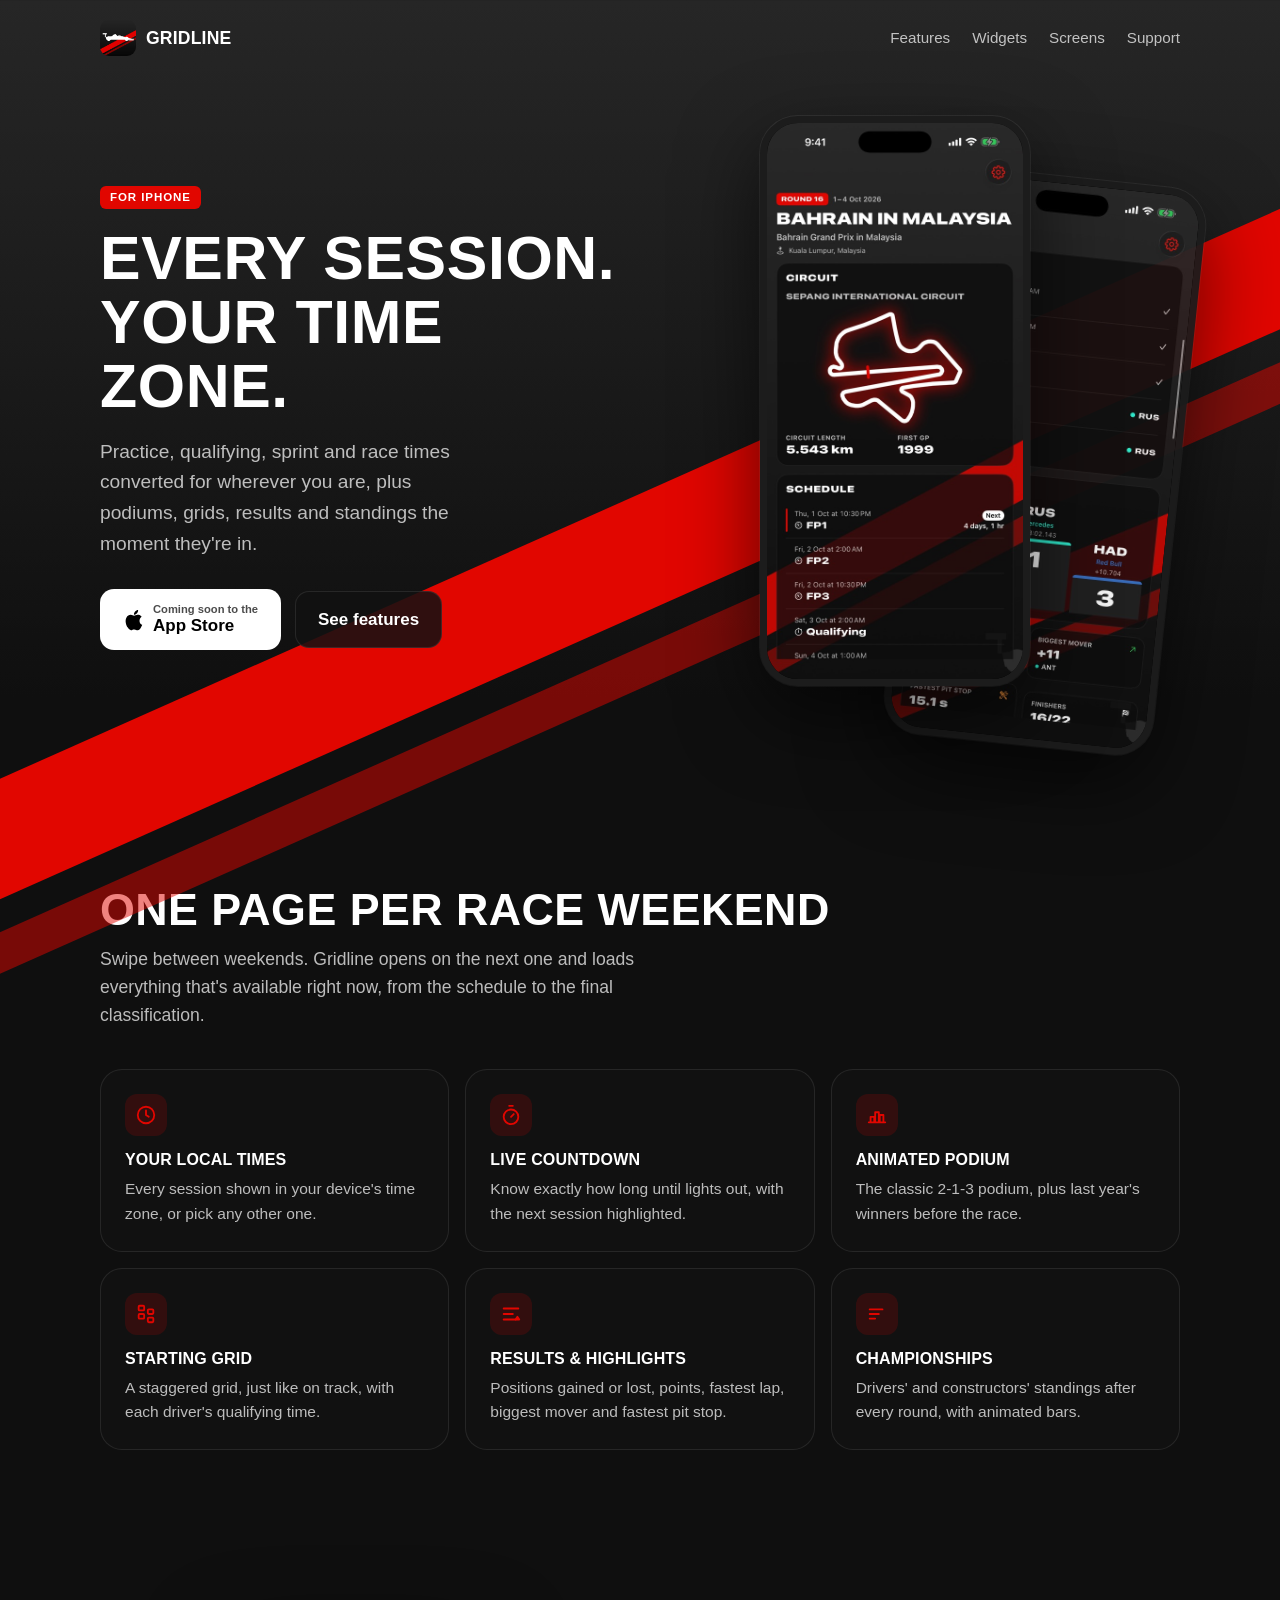
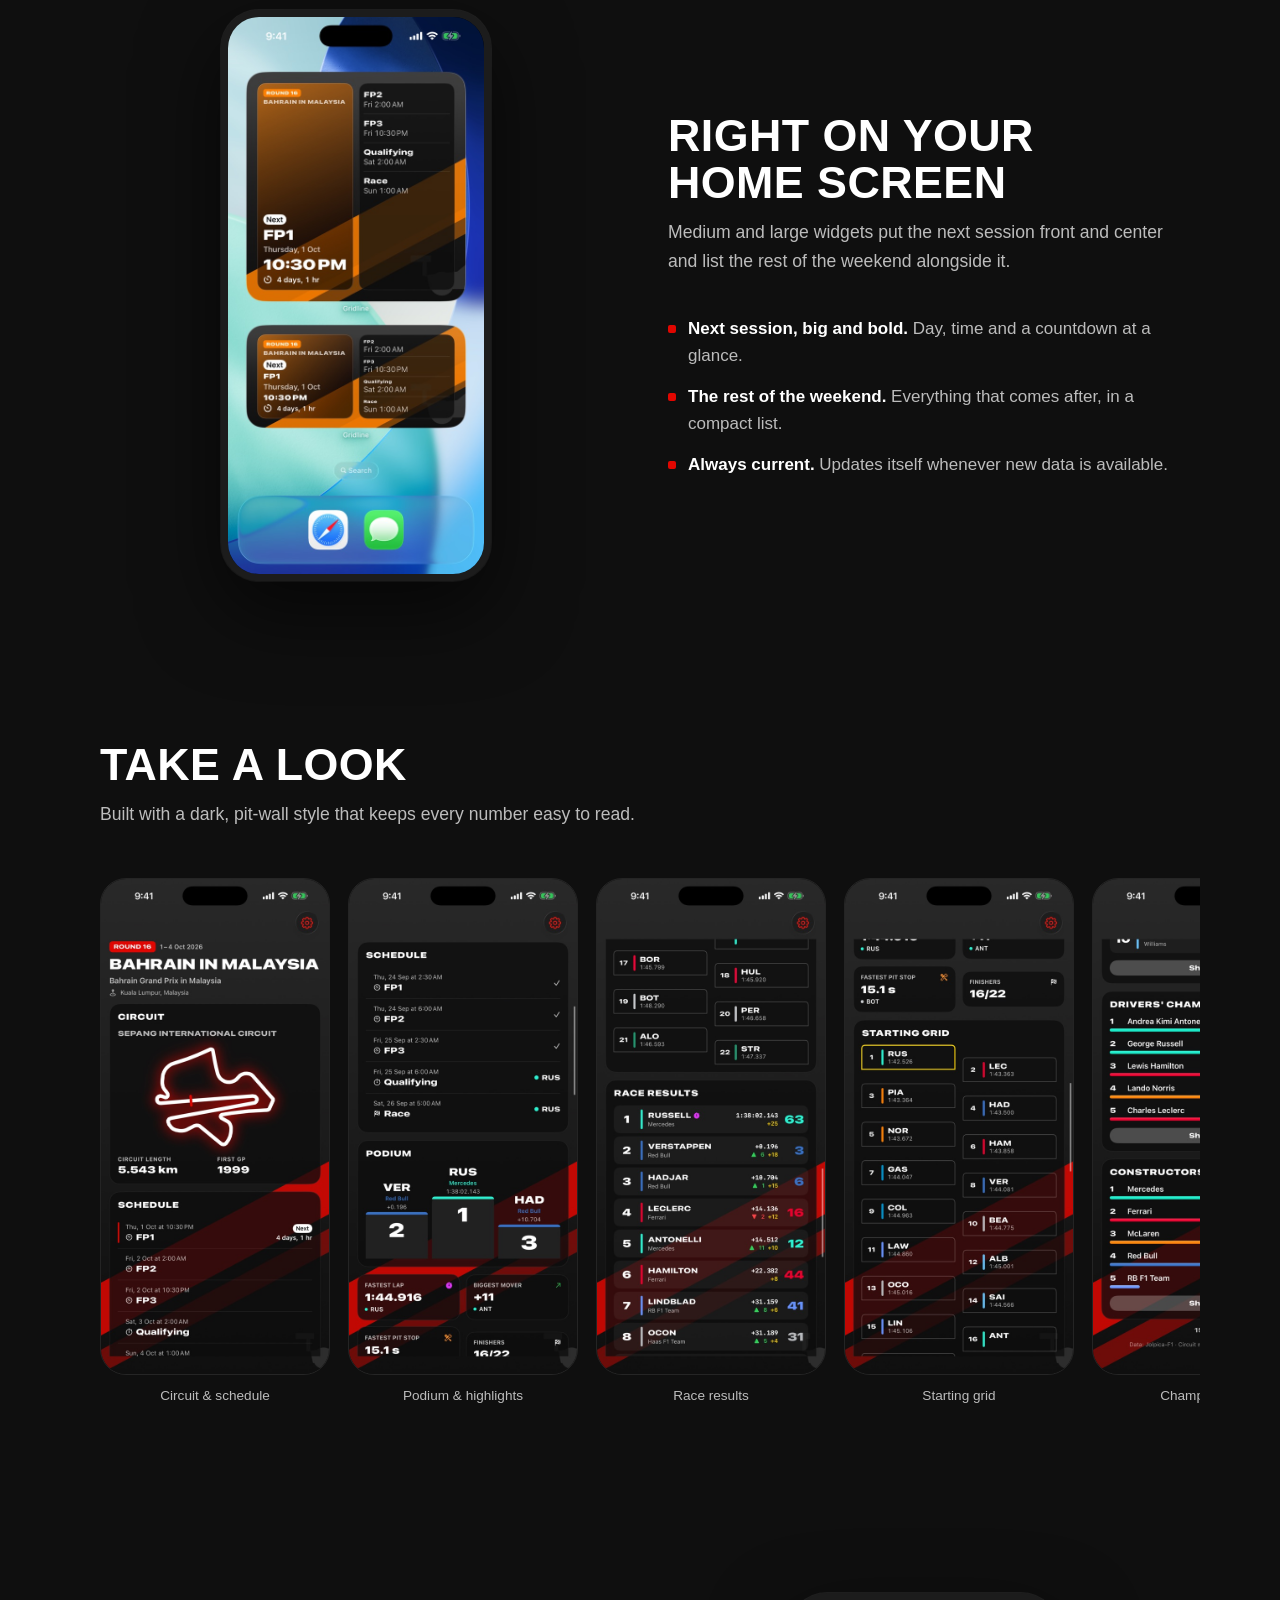
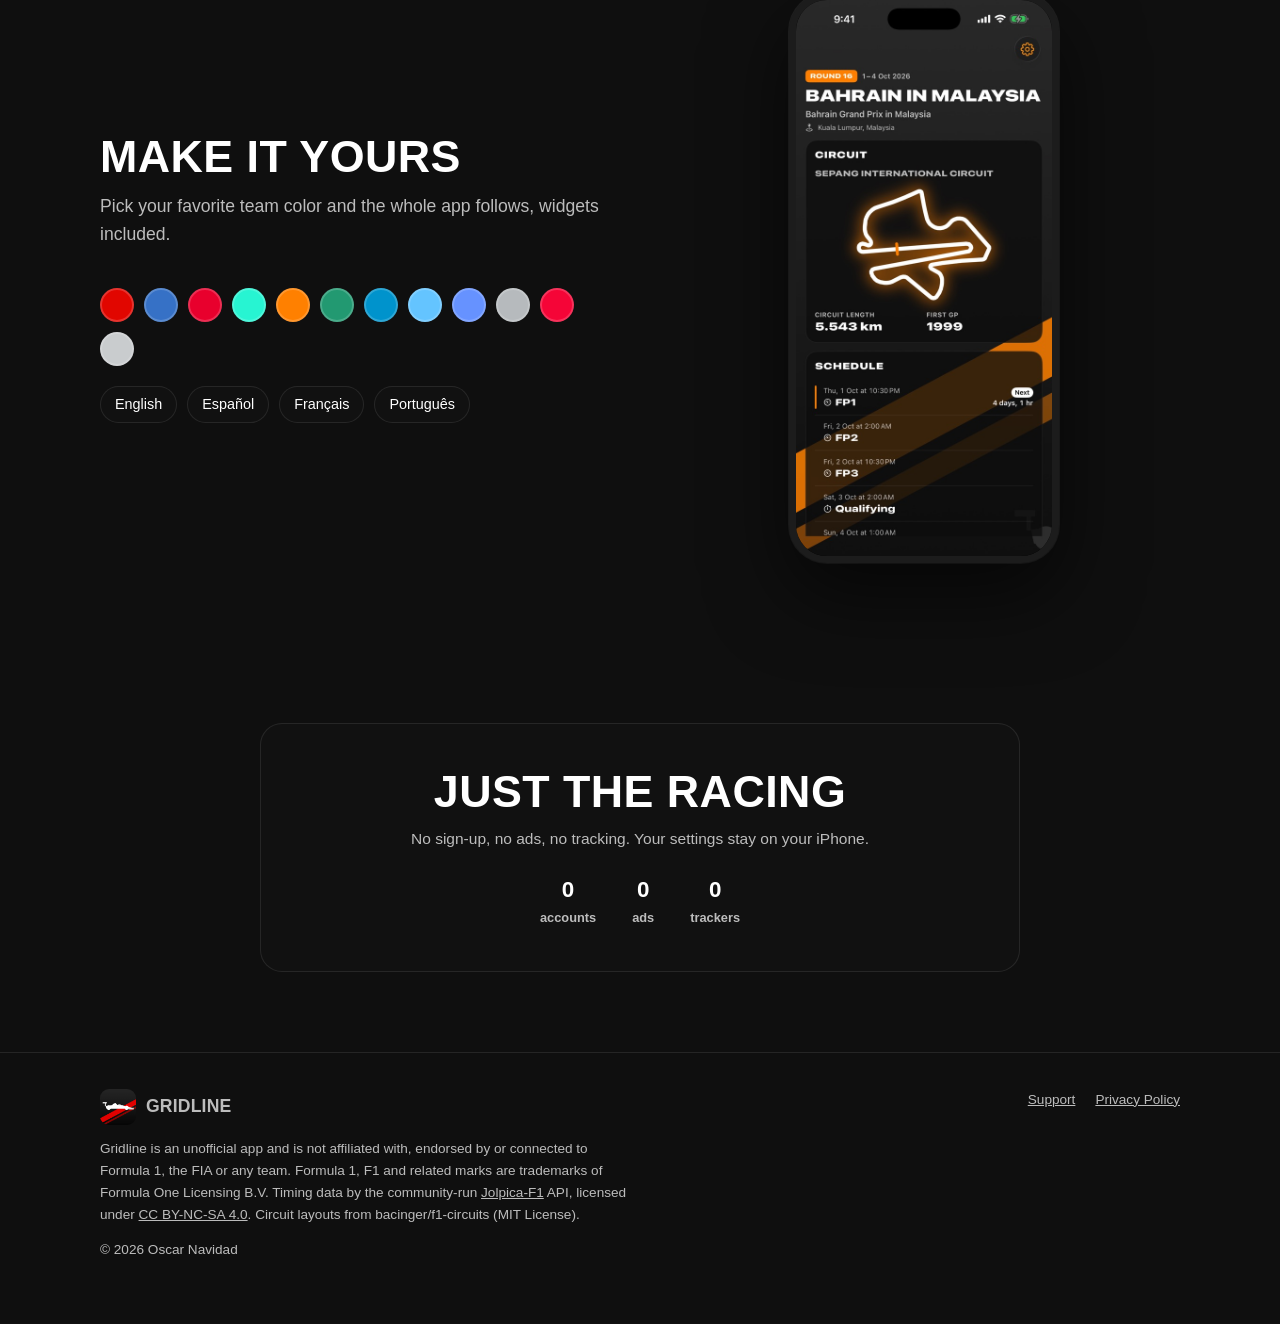
<file: index.html>
<!doctype html>
<html lang="en">
<head>
  <meta charset="utf-8">
  <meta name="viewport" content="width=device-width, initial-scale=1">
  <title>Gridline – Race weekend times &amp; results</title>
  <meta name="description" content="Every practice, qualifying, sprint and race session in your time zone, with podiums, starting grids, results, standings and Home Screen widgets. For iPhone.">
  <meta name="theme-color" content="#0f0f0f">
  <meta property="og:title" content="Gridline – Race weekend times & results">
  <meta property="og:description" content="Every session of the race weekend in your time zone, plus podiums, grids, results and widgets.">
  <meta property="og:image" content="/img/01-circuit-schedule.jpg">
  <meta property="og:type" content="website">
  <link rel="icon" type="image/png" href="/img/favicon.png">
  <link rel="apple-touch-icon" href="/img/icon.png">
  <link rel="stylesheet" href="/landing.css">
</head>
<body>
  <div class="wrap">
    <header class="nav">
      <a class="brand wide" href="/"><img src="/img/icon.png" alt="" width="36" height="36">Gridline</a>
      <nav class="nav-links" aria-label="Main">
        <a href="#features">Features</a>
        <a href="#widgets">Widgets</a>
        <a href="#screens">Screens</a>
        <a class="keep" href="/support/">Support</a>
      </nav>
    </header>
  </div>

  <main>
    <section class="hero">
      <div class="wrap hero-grid">
        <div>
          <span class="badge">For iPhone</span>
          <h1 class="wide">Every session.<br>Your time zone.</h1>
          <p class="lead">Practice, qualifying, sprint and race times converted for wherever you are, plus podiums, grids, results and standings the moment they're in.</p>
          <div class="cta">
            <a class="button primary" href="#screens" aria-label="Coming soon to the App Store">
              <svg width="20" height="24" viewBox="0 0 20 24" aria-hidden="true"><path fill="currentColor" d="M16.5 12.7c0-2.6 2.1-3.8 2.2-3.9-1.2-1.8-3.1-2-3.7-2-1.6-.2-3.1.9-3.9.9-.8 0-2-.9-3.4-.9-1.7 0-3.3 1-4.2 2.6-1.8 3.1-.5 7.7 1.3 10.2.9 1.2 1.9 2.6 3.2 2.6 1.3-.1 1.8-.8 3.3-.8 1.6 0 2 .8 3.4.8 1.4 0 2.3-1.3 3.1-2.5 1-1.4 1.4-2.8 1.4-2.9-.1 0-2.7-1-2.7-4.1zM14 5.2c.7-.9 1.2-2 1.1-3.2-1 0-2.3.7-3 1.6-.7.8-1.3 2-1.1 3.1 1.1.1 2.3-.6 3-1.5z"/></svg>
              <span><small>Coming soon to the</small>App Store</span>
            </a>
            <a class="button ghost" href="#features">See features</a>
          </div>
        </div>
        <div class="phones" aria-hidden="true">
          <div class="phone back"><img src="/img/03-podium-highlights.jpg" alt="" width="543" height="1180"></div>
          <div class="phone front"><img src="/img/01-circuit-schedule.jpg" alt="" width="543" height="1180"></div>
        </div>
      </div>
    </section>

    <section id="features">
      <div class="wrap">
        <h2 class="section-title wide">One page per race weekend</h2>
        <p class="section-lead">Swipe between weekends. Gridline opens on the next one and loads everything that's available right now, from the schedule to the final classification.</p>
        <div class="features">
          <article class="card">
            <div class="icon"><svg viewBox="0 0 24 24"><circle cx="12" cy="12" r="9"/><path d="M12 7v5l3 2"/></svg></div>
            <h3 class="wide">Your local times</h3>
            <p>Every session shown in your device's time zone, or pick any other one.</p>
          </article>
          <article class="card">
            <div class="icon"><svg viewBox="0 0 24 24"><path d="M10 2h4M12 14l3-3"/><circle cx="12" cy="14" r="8"/></svg></div>
            <h3 class="wide">Live countdown</h3>
            <p>Know exactly how long until lights out, with the next session highlighted.</p>
          </article>
          <article class="card">
            <div class="icon"><svg viewBox="0 0 24 24"><path d="M3 20h18M5 20v-6h4v6M10 20V9h4v11M15 20v-8h4v8"/></svg></div>
            <h3 class="wide">Animated podium</h3>
            <p>The classic 2-1-3 podium, plus last year's winners before the race.</p>
          </article>
          <article class="card">
            <div class="icon"><svg viewBox="0 0 24 24"><rect x="4" y="3" width="6" height="5" rx="1"/><rect x="14" y="7" width="6" height="5" rx="1"/><rect x="4" y="12" width="6" height="5" rx="1"/><rect x="14" y="16" width="6" height="5" rx="1"/></svg></div>
            <h3 class="wide">Starting grid</h3>
            <p>A staggered grid, just like on track, with each driver's qualifying time.</p>
          </article>
          <article class="card">
            <div class="icon"><svg viewBox="0 0 24 24"><path d="M4 6h16M4 12h10M4 18h13"/><path d="M19 15l2 3h-4z"/></svg></div>
            <h3 class="wide">Results &amp; highlights</h3>
            <p>Positions gained or lost, points, fastest lap, biggest mover and fastest pit stop.</p>
          </article>
          <article class="card">
            <div class="icon"><svg viewBox="0 0 24 24"><path d="M4 7h14M4 12h10M4 17h6"/></svg></div>
            <h3 class="wide">Championships</h3>
            <p>Drivers' and constructors' standings after every round, with animated bars.</p>
          </article>
        </div>
      </div>
    </section>

    <section id="widgets">
      <div class="wrap split">
        <div class="phone"><img src="/img/02-widgets.jpg" alt="Gridline widgets on the iPhone Home Screen showing the next session with a countdown" width="543" height="1180" loading="lazy"></div>
        <div class="text">
          <h2 class="section-title wide">Right on your Home Screen</h2>
          <p class="section-lead">Medium and large widgets put the next session front and center and list the rest of the weekend alongside it.</p>
          <ul class="checklist">
            <li><span><strong>Next session, big and bold.</strong> Day, time and a countdown at a glance.</span></li>
            <li><span><strong>The rest of the weekend.</strong> Everything that comes after, in a compact list.</span></li>
            <li><span><strong>Always current.</strong> Updates itself whenever new data is available.</span></li>
          </ul>
        </div>
      </div>
    </section>

    <section id="screens">
      <div class="wrap">
        <h2 class="section-title wide">Take a look</h2>
        <p class="section-lead">Built with a dark, pit-wall style that keeps every number easy to read.</p>
        <div class="gallery" tabindex="0" aria-label="App screenshots">
          <figure><img src="/img/01-circuit-schedule.jpg" alt="Circuit layout and weekend schedule" width="543" height="1180" loading="lazy"><figcaption>Circuit &amp; schedule</figcaption></figure>
          <figure><img src="/img/03-podium-highlights.jpg" alt="Session winners, podium and race highlights" width="543" height="1180" loading="lazy"><figcaption>Podium &amp; highlights</figcaption></figure>
          <figure><img src="/img/04-race-results.jpg" alt="Race classification with points and positions gained" width="543" height="1180" loading="lazy"><figcaption>Race results</figcaption></figure>
          <figure><img src="/img/05-starting-grid.jpg" alt="Staggered starting grid with qualifying times" width="543" height="1180" loading="lazy"><figcaption>Starting grid</figcaption></figure>
          <figure><img src="/img/06-championships.jpg" alt="Drivers and constructors championship standings" width="543" height="1180" loading="lazy"><figcaption>Championships</figcaption></figure>
          <figure><img src="/img/07-team-colors.jpg" alt="The app in an orange team color" width="543" height="1180" loading="lazy"><figcaption>Your color</figcaption></figure>
        </div>
      </div>
    </section>

    <section id="personalize">
      <div class="wrap split">
        <div class="text">
          <h2 class="section-title wide">Make it yours</h2>
          <p class="section-lead">Pick your favorite team color and the whole app follows, widgets included.</p>
          <ul class="swatches" aria-label="Available accent colors">
            <li style="background:#e10600"></li><li style="background:#3671c6"></li><li style="background:#e8002d"></li>
            <li style="background:#27f4d2"></li><li style="background:#ff8000"></li><li style="background:#229971"></li>
            <li style="background:#0093cc"></li><li style="background:#64c4ff"></li><li style="background:#6692ff"></li>
            <li style="background:#b6babd"></li><li style="background:#f50537"></li><li style="background:#c9ccce"></li>
          </ul>
          <ul class="pills" aria-label="Languages">
            <li>English</li><li>Español</li><li>Français</li><li>Português</li>
          </ul>
        </div>
        <div class="phone"><img src="/img/07-team-colors.jpg" alt="Gridline with an orange accent color" width="543" height="1180" loading="lazy"></div>
      </div>
    </section>

    <section class="privacy">
      <div class="wrap">
        <div class="card">
          <h2 class="section-title wide">Just the racing</h2>
          <p class="section-lead" style="margin: 0 auto;">No sign-up, no ads, no tracking. Your settings stay on your iPhone.</p>
          <div class="stats">
            <div>0<span>accounts</span></div>
            <div>0<span>ads</span></div>
            <div>0<span>trackers</span></div>
          </div>
        </div>
      </div>
    </section>
  </main>

  <footer>
    <div class="wrap">
      <div class="row">
        <a class="brand wide" href="/"><img src="/img/icon.png" alt="" width="36" height="36">Gridline</a>
        <nav aria-label="Footer">
          <a href="/support/">Support</a>
          <a href="/privacy/">Privacy Policy</a>
        </nav>
      </div>
      <p>Gridline is an unofficial app and is not affiliated with, endorsed by or connected to Formula 1, the FIA or any team. Formula 1, F1 and related marks are trademarks of Formula One Licensing B.V. Timing data by the community-run <a href="https://github.com/jolpica/jolpica-f1">Jolpica-F1</a> API, licensed under <a href="https://creativecommons.org/licenses/by-nc-sa/4.0/">CC BY-NC-SA 4.0</a>. Circuit layouts from bacinger/f1-circuits (MIT License).</p>
      <p>© 2026 Oscar Navidad</p>
    </div>
  </footer>
</body>
</html>
</file>
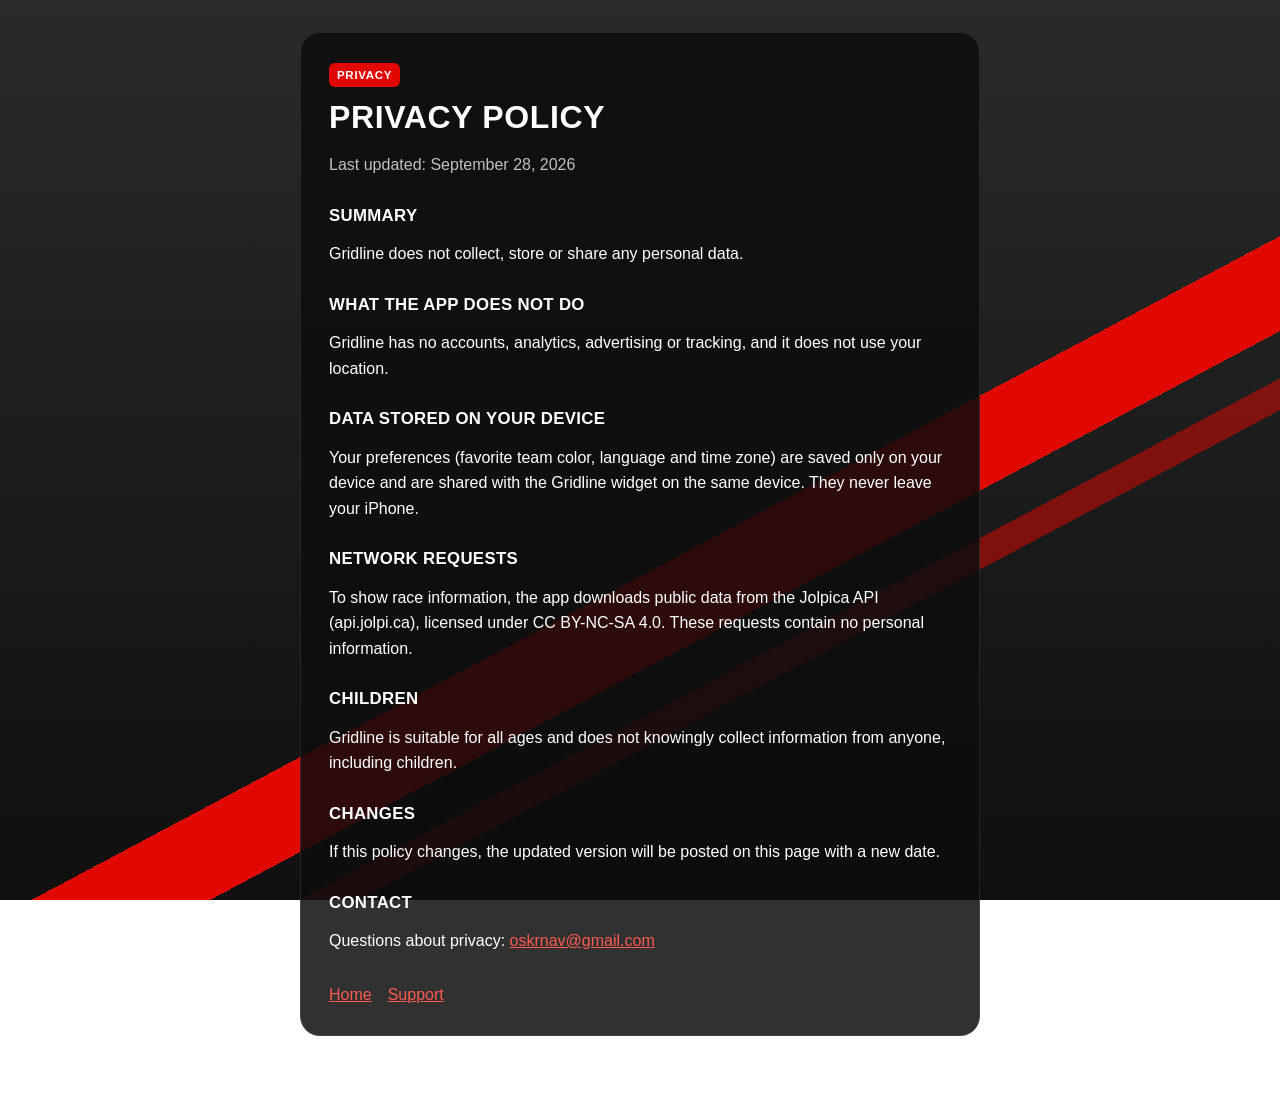
<file: privacy/index.html>
<!doctype html>
<html lang="en">
<head>
  <meta charset="utf-8">
  <meta name="viewport" content="width=device-width, initial-scale=1">
  <title>Gridline Privacy Policy</title>
  <meta name="description" content="Gridline does not collect any personal data.">
  <link rel="icon" type="image/png" href="/img/favicon.png">
  <link rel="stylesheet" href="/style.css">
</head>
<body>
  <main>
    <span class="badge">Privacy</span>
    <h1>Privacy Policy</h1>
    <p class="dim">Last updated: September 28, 2026</p>

    <h2>Summary</h2>
    <p>Gridline does not collect, store or share any personal data.</p>

    <h2>What the app does not do</h2>
    <p>Gridline has no accounts, analytics, advertising or tracking, and it does not use your location.</p>

    <h2>Data stored on your device</h2>
    <p>Your preferences (favorite team color, language and time zone) are saved only on your device and are shared with the Gridline widget on the same device. They never leave your iPhone.</p>

    <h2>Network requests</h2>
    <p>To show race information, the app downloads public data from the Jolpica API (api.jolpi.ca), licensed under CC BY-NC-SA 4.0. These requests contain no personal information.</p>

    <h2>Children</h2>
    <p>Gridline is suitable for all ages and does not knowingly collect information from anyone, including children.</p>

    <h2>Changes</h2>
    <p>If this policy changes, the updated version will be posted on this page with a new date.</p>

    <h2>Contact</h2>
    <p>Questions about privacy: <a href="mailto:oskrnav@gmail.com?subject=Gridline%20privacy">oskrnav@gmail.com</a></p>

    <nav>
      <a href="/">Home</a>
      <a href="/support/">Support</a>
    </nav>
  </main>
  <footer>Gridline is an unofficial app and is not affiliated with Formula 1, the FIA or any team.</footer>
</body>
</html>
</file>
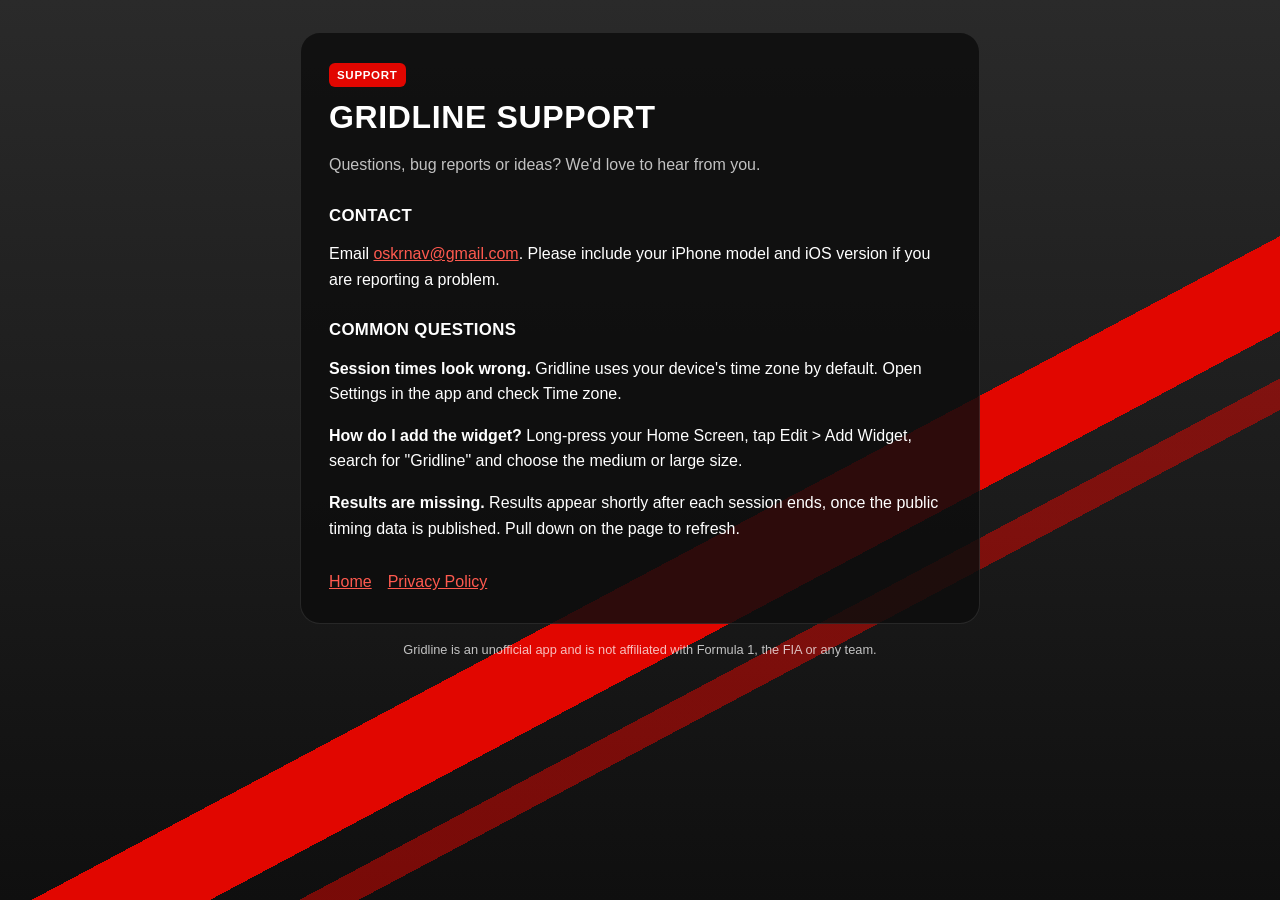
<file: support/index.html>
<!doctype html>
<html lang="en">
<head>
  <meta charset="utf-8">
  <meta name="viewport" content="width=device-width, initial-scale=1">
  <title>Gridline Support</title>
  <meta name="description" content="Get help with the Gridline app.">
  <link rel="icon" type="image/png" href="/img/favicon.png">
  <link rel="stylesheet" href="/style.css">
</head>
<body>
  <main>
    <span class="badge">Support</span>
    <h1>Gridline Support</h1>
    <p class="dim">Questions, bug reports or ideas? We'd love to hear from you.</p>

    <h2>Contact</h2>
    <p>Email <a href="mailto:oskrnav@gmail.com?subject=Gridline%20support">oskrnav@gmail.com</a>. Please include your iPhone model and iOS version if you are reporting a problem.</p>

    <h2>Common questions</h2>
    <p><strong>Session times look wrong.</strong> Gridline uses your device's time zone by default. Open Settings in the app and check Time zone.</p>
    <p><strong>How do I add the widget?</strong> Long-press your Home Screen, tap Edit &gt; Add Widget, search for "Gridline" and choose the medium or large size.</p>
    <p><strong>Results are missing.</strong> Results appear shortly after each session ends, once the public timing data is published. Pull down on the page to refresh.</p>

    <nav>
      <a href="/">Home</a>
      <a href="/privacy/">Privacy Policy</a>
    </nav>
  </main>
  <footer>Gridline is an unofficial app and is not affiliated with Formula 1, the FIA or any team.</footer>
</body>
</html>
</file>
<file: landing.css>
/* Landing de Gridline: estilo "pit wall" de la app (gris oscuro, franjas diagonales rojas, títulos anchos). */
:root {
  --bg: #0f0f0f;
  --panel: rgba(18, 18, 18, 0.86);
  --border: rgba(255, 255, 255, 0.09);
  --text: #ffffff;
  --dim: rgba(255, 255, 255, 0.72);
  --accent: #e10600;
  --accent-soft: rgba(225, 6, 0, 0.5);
  --radius: 22px;
  --wide: 900 1rem/1.1 -apple-system, BlinkMacSystemFont, "Segoe UI", Roboto, sans-serif;
}

* { box-sizing: border-box; }
html { scroll-behavior: smooth; }

body {
  margin: 0;
  background: linear-gradient(#262626, var(--bg) 700px);
  color: var(--text);
  font: 17px/1.6 -apple-system, BlinkMacSystemFont, "Segoe UI", Roboto, sans-serif;
  overflow-x: hidden;
}

img { max-width: 100%; height: auto; display: block; }
a { color: inherit; }
a:focus-visible, .button:focus-visible { outline: 2px solid #fff; outline-offset: 3px; }

.wrap { max-width: 1120px; margin: 0 auto; padding: 0 20px; }

.wide {
  font-weight: 900;
  font-stretch: expanded;
  text-transform: uppercase;
  letter-spacing: 0.01em;
  line-height: 1.05;
}

/* Navegación */
.nav { display: flex; align-items: center; justify-content: space-between; padding: 20px 0; }
.brand { display: flex; align-items: center; gap: 10px; text-decoration: none; font-size: 1.1rem; }
.brand img { width: 36px; height: 36px; border-radius: 9px; }
.nav-links { display: flex; gap: 22px; font-size: 0.95rem; }
.nav-links a { text-decoration: none; color: var(--dim); }
.nav-links a:hover { color: var(--text); }

/* Hero con franjas diagonales */
.hero { position: relative; padding: 40px 0 90px; }
.hero::before, .hero::after {
  content: ""; position: absolute; left: -20%; right: -20%; transform: rotate(-24deg); z-index: 0;
}
.hero::before { top: 58%; height: 110px; background: var(--accent); }
.hero::after { top: calc(58% + 150px); height: 38px; background: var(--accent-soft); }

.hero-grid { position: relative; z-index: 1; display: grid; grid-template-columns: 1.05fr 1fr; gap: 40px; align-items: center; }

.badge {
  display: inline-block; background: var(--accent); color: #fff; font: var(--wide); font-size: 0.72rem;
  text-transform: uppercase; letter-spacing: 0.08em; padding: 5px 10px; border-radius: 6px;
}

h1 { font-size: clamp(2.4rem, 5vw, 3.8rem); margin: 18px 0 18px; }
.lead { font-size: 1.2rem; color: var(--dim); max-width: 34ch; margin: 0 0 30px; }

.cta { display: flex; gap: 14px; flex-wrap: wrap; align-items: center; }
.button {
  display: inline-flex; align-items: center; gap: 10px; border-radius: 14px; padding: 14px 22px;
  font-weight: 700; text-decoration: none; border: 1px solid var(--border);
}
.button.primary { background: #fff; color: #000; }
.button.ghost { background: var(--panel); color: #fff; }
.button small { display: block; font-size: 0.7rem; font-weight: 600; opacity: 0.7; line-height: 1; }
.button span { line-height: 1.15; }

/* Teléfonos */
.phones { position: relative; height: 600px; }
.phone {
  position: absolute; width: 270px; border-radius: 38px; border: 7px solid #1c1c1c;
  box-shadow: 0 30px 80px rgba(0, 0, 0, 0.6), 0 0 0 1px rgba(255, 255, 255, 0.08); overflow: hidden; background: #000;
}
.phone.front { right: 150px; top: 0; z-index: 2; }
.phone.back { right: 0; top: 60px; transform: rotate(6deg); opacity: 0.95; }

/* Secciones */
section { padding: 80px 0; }
.section-title { font-size: clamp(1.8rem, 4vw, 2.8rem); margin: 0 0 12px; }
.section-lead { color: var(--dim); max-width: 60ch; margin: 0 0 40px; font-size: 1.1rem; }

.features { display: grid; grid-template-columns: repeat(3, 1fr); gap: 16px; }
.card { background: var(--panel); border: 1px solid var(--border); border-radius: var(--radius); padding: 24px; }
.card .icon { width: 42px; height: 42px; border-radius: 12px; background: rgba(225, 6, 0, 0.16); display: grid; place-items: center; margin-bottom: 16px; }
.card .icon svg { width: 22px; height: 22px; stroke: var(--accent); fill: none; stroke-width: 2; stroke-linecap: round; stroke-linejoin: round; }
.card h3 { font-size: 1rem; margin: 0 0 8px; }
.card p { margin: 0; color: var(--dim); font-size: 0.97rem; }

.split { display: grid; grid-template-columns: 1fr 1fr; gap: 56px; align-items: center; }
.split .phone { position: relative; margin: 0 auto; }
.checklist { list-style: none; padding: 0; margin: 0; display: grid; gap: 14px; }
.checklist li { display: flex; gap: 12px; color: var(--dim); }
.checklist li::before { content: ""; flex: none; width: 8px; height: 8px; margin-top: 10px; border-radius: 2px; background: var(--accent); }
.checklist strong { color: var(--text); }

/* Galería con scroll horizontal */
.gallery { display: flex; gap: 18px; overflow-x: auto; scroll-snap-type: x mandatory; padding: 10px 20px 26px; margin: 0 -20px; }
.gallery figure { margin: 0; flex: none; width: 230px; scroll-snap-align: center; }
.gallery img { border-radius: 26px; border: 1px solid var(--border); }
.gallery figcaption { margin-top: 10px; font-size: 0.85rem; color: var(--dim); text-align: center; }

.swatches { display: flex; gap: 10px; flex-wrap: wrap; margin: 26px 0 0; padding: 0; list-style: none; }
.swatches li { width: 34px; height: 34px; border-radius: 50%; border: 2px solid rgba(255, 255, 255, 0.18); }

.pills { display: flex; gap: 10px; flex-wrap: wrap; list-style: none; padding: 0; margin: 20px 0 0; }
.pills li { background: var(--panel); border: 1px solid var(--border); border-radius: 999px; padding: 6px 14px; font-size: 0.9rem; }

.privacy { text-align: center; }
.privacy .card { max-width: 760px; margin: 0 auto; padding: 44px 28px; }
.privacy .stats { display: flex; justify-content: center; gap: 36px; flex-wrap: wrap; margin-top: 26px; }
.privacy .stats div { font: var(--wide); font-size: 1.4rem; text-transform: uppercase; }
.privacy .stats span { display: block; font: 600 0.8rem/1.4 -apple-system, sans-serif; color: var(--dim); text-transform: none; margin-top: 6px; }

footer { border-top: 1px solid var(--border); padding: 36px 0 50px; color: var(--dim); font-size: 0.85rem; }
footer .row { display: flex; justify-content: space-between; gap: 20px; flex-wrap: wrap; }
footer nav { display: flex; gap: 20px; }
footer p { max-width: 70ch; }

@media (max-width: 900px) {
  .hero-grid, .split { grid-template-columns: 1fr; }
  .phones { height: 560px; max-width: 420px; margin: 0 auto; width: 100%; }
  .phone.front { right: auto; left: 0; }
  .features { grid-template-columns: 1fr 1fr; }
  .split .text { order: -1; }
}

@media (max-width: 560px) {
  .nav-links a:not(.keep) { display: none; }
  .features { grid-template-columns: 1fr; }
  .phones { height: 470px; }
  .phone { width: 220px; border-radius: 32px; }
  .phone.back { top: 50px; }
  section { padding: 60px 0; }
}

@media (prefers-reduced-motion: reduce) { html { scroll-behavior: auto; } }
</file>
<file: style.css>
/* Estilo "pit wall" de Gridline: panel oscuro sobre franjas diagonales rojas. */
:root {
  --bg: #121212;
  --panel: rgba(13, 13, 13, 0.85);
  --border: rgba(255, 255, 255, 0.1);
  --text: #ffffff;
  --dim: rgba(255, 255, 255, 0.74);
  --accent: #e10600;
}

* { box-sizing: border-box; }

body {
  margin: 0;
  min-height: 100vh;
  background:
    linear-gradient(152deg, transparent 58%, var(--accent) 58%, var(--accent) 64%, transparent 64%, transparent 67%, rgba(225, 6, 0, 0.5) 67%, rgba(225, 6, 0, 0.5) 69%, transparent 69%),
    linear-gradient(#2a2a2a, #0f0f0f);
  background-attachment: fixed;
  color: var(--text);
  font: 16px/1.6 -apple-system, BlinkMacSystemFont, "Segoe UI", Roboto, sans-serif;
  padding: 32px 16px;
}

main {
  max-width: 680px;
  margin: 0 auto;
  background: var(--panel);
  border: 1px solid var(--border);
  border-radius: 20px;
  padding: 28px;
}

h1, h2 {
  font-weight: 900;
  font-stretch: expanded;
  text-transform: uppercase;
  letter-spacing: 0.02em;
  line-height: 1.15;
}

h1 { font-size: 2rem; margin: 0 0 4px; }
h2 { font-size: 1.05rem; margin: 28px 0 8px; }

.badge {
  display: inline-block;
  background: var(--accent);
  color: #fff;
  font-size: 0.72rem;
  font-weight: 800;
  text-transform: uppercase;
  letter-spacing: 0.06em;
  padding: 3px 8px;
  border-radius: 6px;
  margin-bottom: 12px;
}

.dim { color: var(--dim); }
a { color: #ff5a4f; }
a:focus-visible { outline: 2px solid #fff; outline-offset: 2px; }

nav { margin-top: 28px; display: flex; gap: 16px; flex-wrap: wrap; }

footer { max-width: 680px; margin: 16px auto 0; font-size: 0.8rem; color: var(--dim); text-align: center; }
</file>
